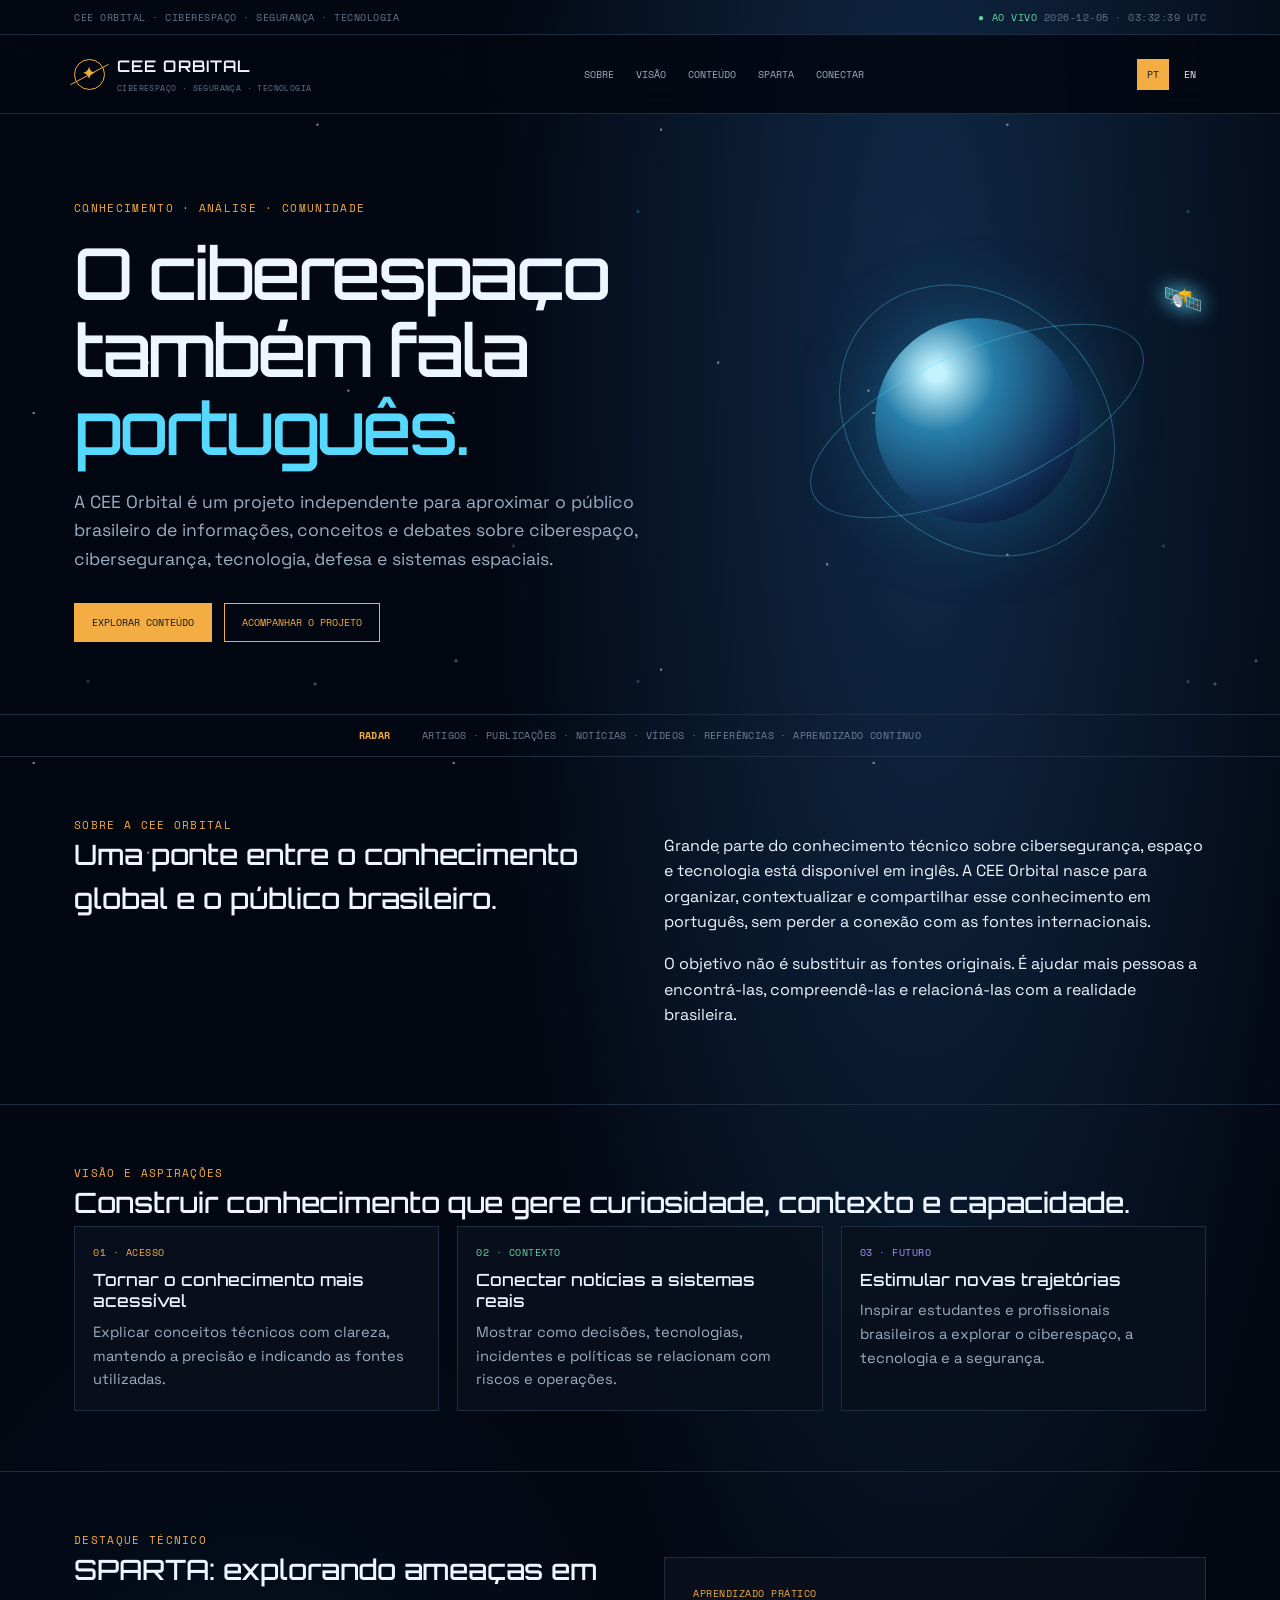
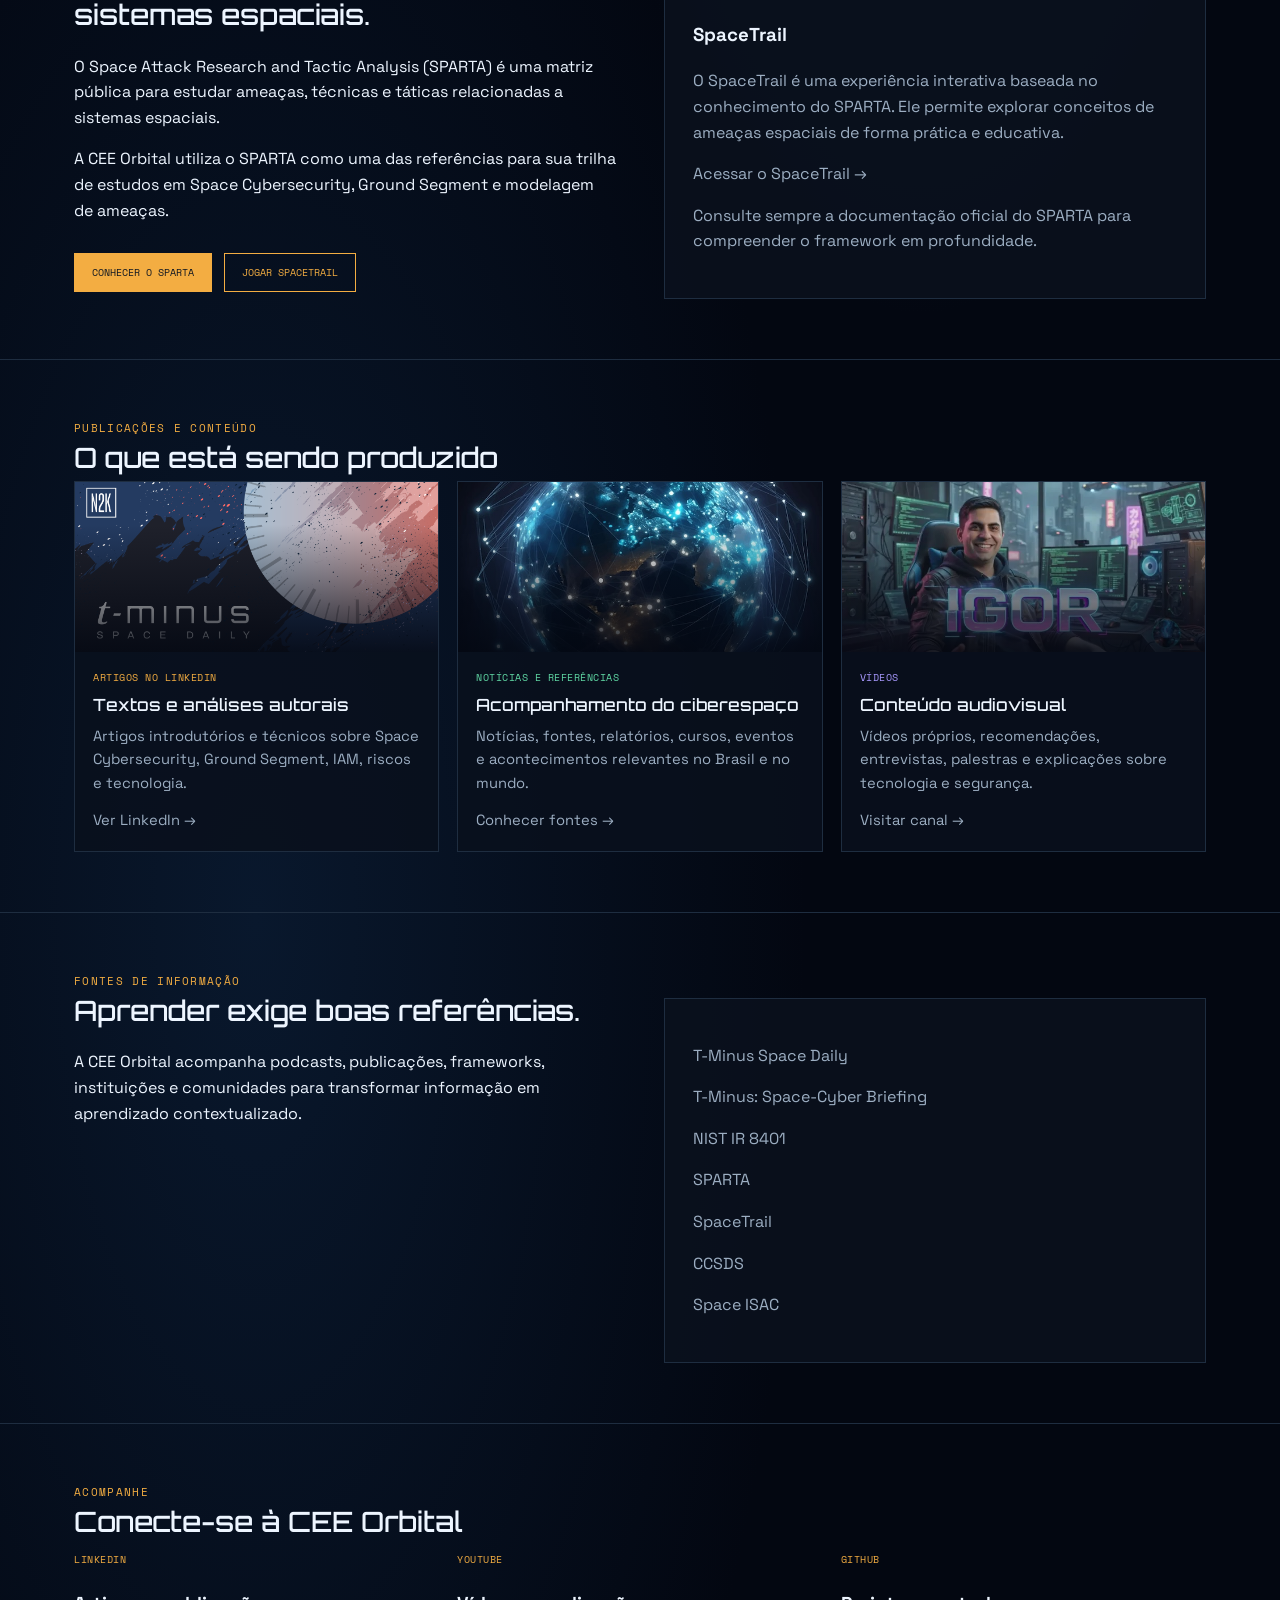
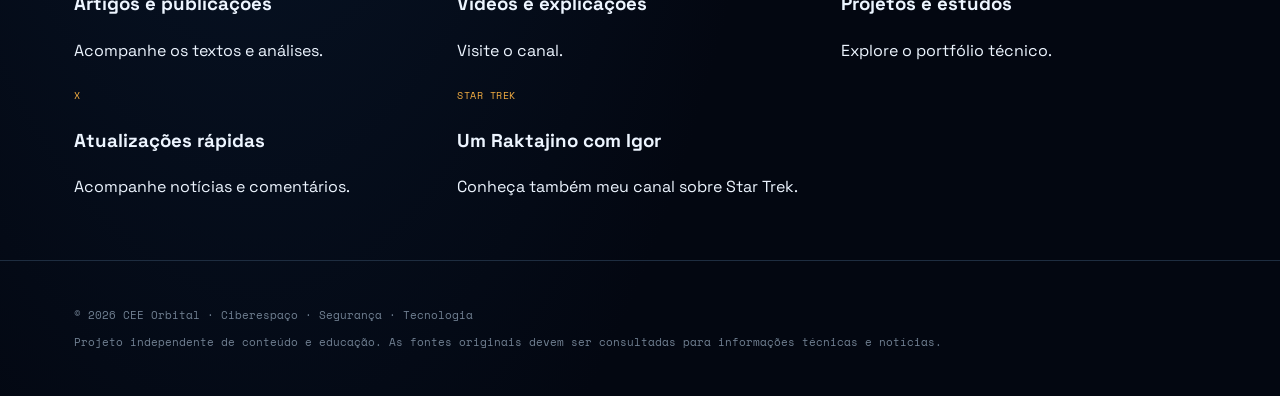
<file: index.html>
<!doctype html>
<html lang="pt-BR">
<head>
<meta charset="utf-8"><meta name="viewport" content="width=device-width,initial-scale=1">
<meta name="description" content="CEE Orbital — conhecimento, análise e conteúdo sobre ciberespaço, tecnologia e segurança.">
<title>CEE Orbital | Ciberespaço, Tecnologia e Segurança</title>
<link rel="stylesheet" href="css/style-stars.css">
</head>
<body>
<div class="topline"><div class="wrap"><span>CEE ORBITAL · CIBERESPAÇO · SEGURANÇA · TECNOLOGIA</span><span><span class="live">AO VIVO</span> <span data-utc-clock>0000-00-00 · 00:00:00 UTC</span></span></div></div>
<header class="nav"><div class="wrap navin"><a class="brand" href="index.html"><span class="brandmark">✦</span><span>CEE ORBITAL<small>CIBERESPAÇO · SEGURANÇA · TECNOLOGIA</small></span></a><nav class="navlinks"><a href="#sobre">Sobre</a><a href="#visao">Visão</a><a href="#conteudo">Conteúdo</a><a href="#sparta">SPARTA</a><a href="#conectar">Conectar</a></nav><div class="lang"><a class="active" href="index.html">PT</a><a href="en/index.html">EN</a></div></div></header>
<main>
<section class="hero" id="inicio"><div class="wrap hero-grid"><div><div class="eyebrow">Conhecimento · Análise · Comunidade</div><h1>O ciberespaço também fala <em>português.</em></h1><p class="lead">A CEE Orbital é um projeto independente para aproximar o público brasileiro de informações, conceitos e debates sobre ciberespaço, cibersegurança, tecnologia, defesa e sistemas espaciais.</p><div class="actions"><a class="btn primary" href="#conteudo">Explorar conteúdo</a><a class="btn" href="#conectar">Acompanhar o projeto</a></div></div><div class="orbital"><div class="planet"></div><div class="orbit"></div><div class="orbit two"></div><div class="satellite">🛰️</div></div></div></section>
<div class="ticker"><div class="wrap"><strong>RADAR</strong> ARTIGOS · PUBLICAÇÕES · NOTÍCIAS · VÍDEOS · REFERÊNCIAS · APRENDIZADO CONTÍNUO</div></div>
<section class="section" id="sobre"><div class="wrap layout-two"><div><div class="eyebrow">Sobre a CEE Orbital</div><h2>Uma ponte entre o conhecimento global e o público brasileiro.</h2></div><div><p class="lead">Grande parte do conhecimento técnico sobre cibersegurança, espaço e tecnologia está disponível em inglês. A CEE Orbital nasce para organizar, contextualizar e compartilhar esse conhecimento em português, sem perder a conexão com as fontes internacionais.</p><p class="lead">O objetivo não é substituir as fontes originais. É ajudar mais pessoas a encontrá-las, compreendê-las e relacioná-las com a realidade brasileira.</p></div></div></section>
<section class="section" id="visao"><div class="wrap"><div class="eyebrow">Visão e aspirações</div><h2>Construir conhecimento que gere curiosidade, contexto e capacidade.</h2><div class="cards"><article class="story"><div class="story-body"><div class="meta">01 · ACESSO</div><h3>Tornar o conhecimento mais acessível</h3><p>Explicar conceitos técnicos com clareza, mantendo a precisão e indicando as fontes utilizadas.</p></div></article><article class="story"><div class="story-body"><div class="meta" style="color:var(--green)">02 · CONTEXTO</div><h3>Conectar notícias a sistemas reais</h3><p>Mostrar como decisões, tecnologias, incidentes e políticas se relacionam com riscos e operações.</p></div></article><article class="story"><div class="story-body"><div class="meta" style="color:var(--violet)">03 · FUTURO</div><h3>Estimular novas trajetórias</h3><p>Inspirar estudantes e profissionais brasileiros a explorar o ciberespaço, a tecnologia e a segurança.</p></div></article></div></div></section>
<section class="section" id="sparta"><div class="wrap layout-two"><div><div class="eyebrow">Destaque técnico</div><h2>SPARTA: explorando ameaças em sistemas espaciais.</h2><p class="lead">O Space Attack Research and Tactic Analysis (SPARTA) é uma matriz pública para estudar ameaças, técnicas e táticas relacionadas a sistemas espaciais.</p><p class="lead">A CEE Orbital utiliza o SPARTA como uma das referências para sua trilha de estudos em Space Cybersecurity, Ground Segment e modelagem de ameaças.</p><div class="actions"><a class="btn primary" href="https://sparta.aerospace.org/" target="_blank" rel="noopener">Conhecer o SPARTA</a><a class="btn" href="https://sparta.aerospace.org/spacetrail/" target="_blank" rel="noopener">Jogar SpaceTrail</a></div></div><div class="article"><div class="meta">APRENDIZADO PRÁTICO</div><h3>SpaceTrail</h3><p>O SpaceTrail é uma experiência interativa baseada no conhecimento do SPARTA. Ele permite explorar conceitos de ameaças espaciais de forma prática e educativa.</p><p><a href="https://sparta.aerospace.org/spacetrail/" target="_blank" rel="noopener">Acessar o SpaceTrail →</a></p><p class="small">Consulte sempre a documentação oficial do SPARTA para compreender o framework em profundidade.</p></div></div></section>
<section class="section" id="conteudo"><div class="wrap"><div class="eyebrow">Publicações e conteúdo</div><h2>O que está sendo produzido</h2><div class="cards"><article class="story"><div class="story-img" style="background-image:url('assets/ground-station.jpg')"></div><div class="story-body"><div class="meta">ARTIGOS NO LINKEDIN</div><h3>Textos e análises autorais</h3><p>Artigos introdutórios e técnicos sobre Space Cybersecurity, Ground Segment, IAM, riscos e tecnologia.</p><p style="margin-top:14px"><a href="https://www.linkedin.com/in/l0cu70s/" target="_blank" rel="noopener">Ver LinkedIn →</a></p></div></article><article class="story"><div class="story-img" style="background-image:url('assets/orbit-network.jpg')"></div><div class="story-body"><div class="meta" style="color:var(--green)">NOTÍCIAS E REFERÊNCIAS</div><h3>Acompanhamento do ciberespaço</h3><p>Notícias, fontes, relatórios, cursos, eventos e acontecimentos relevantes no Brasil e no mundo.</p><p style="margin-top:14px"><a href="#fontes">Conhecer fontes →</a></p></div></article><article class="story"><div class="story-img" style="background-image:url('assets/satellite-video.jpg')"></div><div class="story-body"><div class="meta" style="color:var(--violet)">VÍDEOS</div><h3>Conteúdo audiovisual</h3><p>Vídeos próprios, recomendações, entrevistas, palestras e explicações sobre tecnologia e segurança.</p><p style="margin-top:14px"><a href="https://www.youtube.com/@IgorDocendoDiscimus" target="_blank" rel="noopener">Visitar canal →</a></p></div></article></div></div></section>
<section class="section" id="fontes"><div class="wrap layout-two"><div><div class="eyebrow">Fontes de informação</div><h2>Aprender exige boas referências.</h2><p class="lead">A CEE Orbital acompanha podcasts, publicações, frameworks, instituições e comunidades para transformar informação em aprendizado contextualizado.</p></div><div class="article"><p><a href="https://space.n2k.com/podcasts/t-minus" target="_blank" rel="noopener">T-Minus Space Daily</a></p><p><a href="https://thecyberwire.com/podcasts/tminus-space-cyber-briefing" target="_blank" rel="noopener">T-Minus: Space-Cyber Briefing</a></p><p><a href="https://csrc.nist.gov/pubs/ir/8401/final" target="_blank" rel="noopener">NIST IR 8401</a></p><p><a href="https://sparta.aerospace.org/" target="_blank" rel="noopener">SPARTA</a></p><p><a href="https://sparta.aerospace.org/spacetrail/" target="_blank" rel="noopener">SpaceTrail</a></p><p><a href="https://ccsds.org/" target="_blank" rel="noopener">CCSDS</a></p><p><a href="https://spaceisac.org/resources/" target="_blank" rel="noopener">Space ISAC</a></p></div></div></section>
<section class="section" id="conectar"><div class="wrap"><div class="eyebrow">Acompanhe</div><h2>Conecte-se à CEE Orbital</h2><div class="cards"><a class="card" href="https://www.linkedin.com/in/l0cu70s/" target="_blank" rel="noopener"><span class="meta">LINKEDIN</span><h3>Artigos e publicações</h3><span>Acompanhe os textos e análises.</span></a><a class="card" href="https://www.youtube.com/@IgorDocendoDiscimus" target="_blank" rel="noopener"><span class="meta">YOUTUBE</span><h3>Vídeos e explicações</h3><span>Visite o canal.</span></a><a class="card" href="https://github.com/L0CU70S/" target="_blank" rel="noopener"><span class="meta">GITHUB</span><h3>Projetos e estudos</h3><span>Explore o portfólio técnico.</span></a><a class="card" href="https://x.com/L0CU70S" target="_blank" rel="noopener"><span class="meta">X</span><h3>Atualizações rápidas</h3><span>Acompanhe notícias e comentários.</span></a><a class="card" href="https://www.youtube.com/@UmRaktajinoComIgor" target="_blank" rel="noopener"><span class="meta">STAR TREK</span><h3>Um Raktajino com Igor</h3><span>Conheça também meu canal sobre Star Trek.</span></a></div></div></section>
</main><footer class="footer"><div class="wrap"><p>© 2026 CEE Orbital · Ciberespaço · Segurança · Tecnologia</p><p>Projeto independente de conteúdo e educação. As fontes originais devem ser consultadas para informações técnicas e notícias.</p></div></footer>
<script src="js/clock-script.js"></script>
</body></html>
</file>
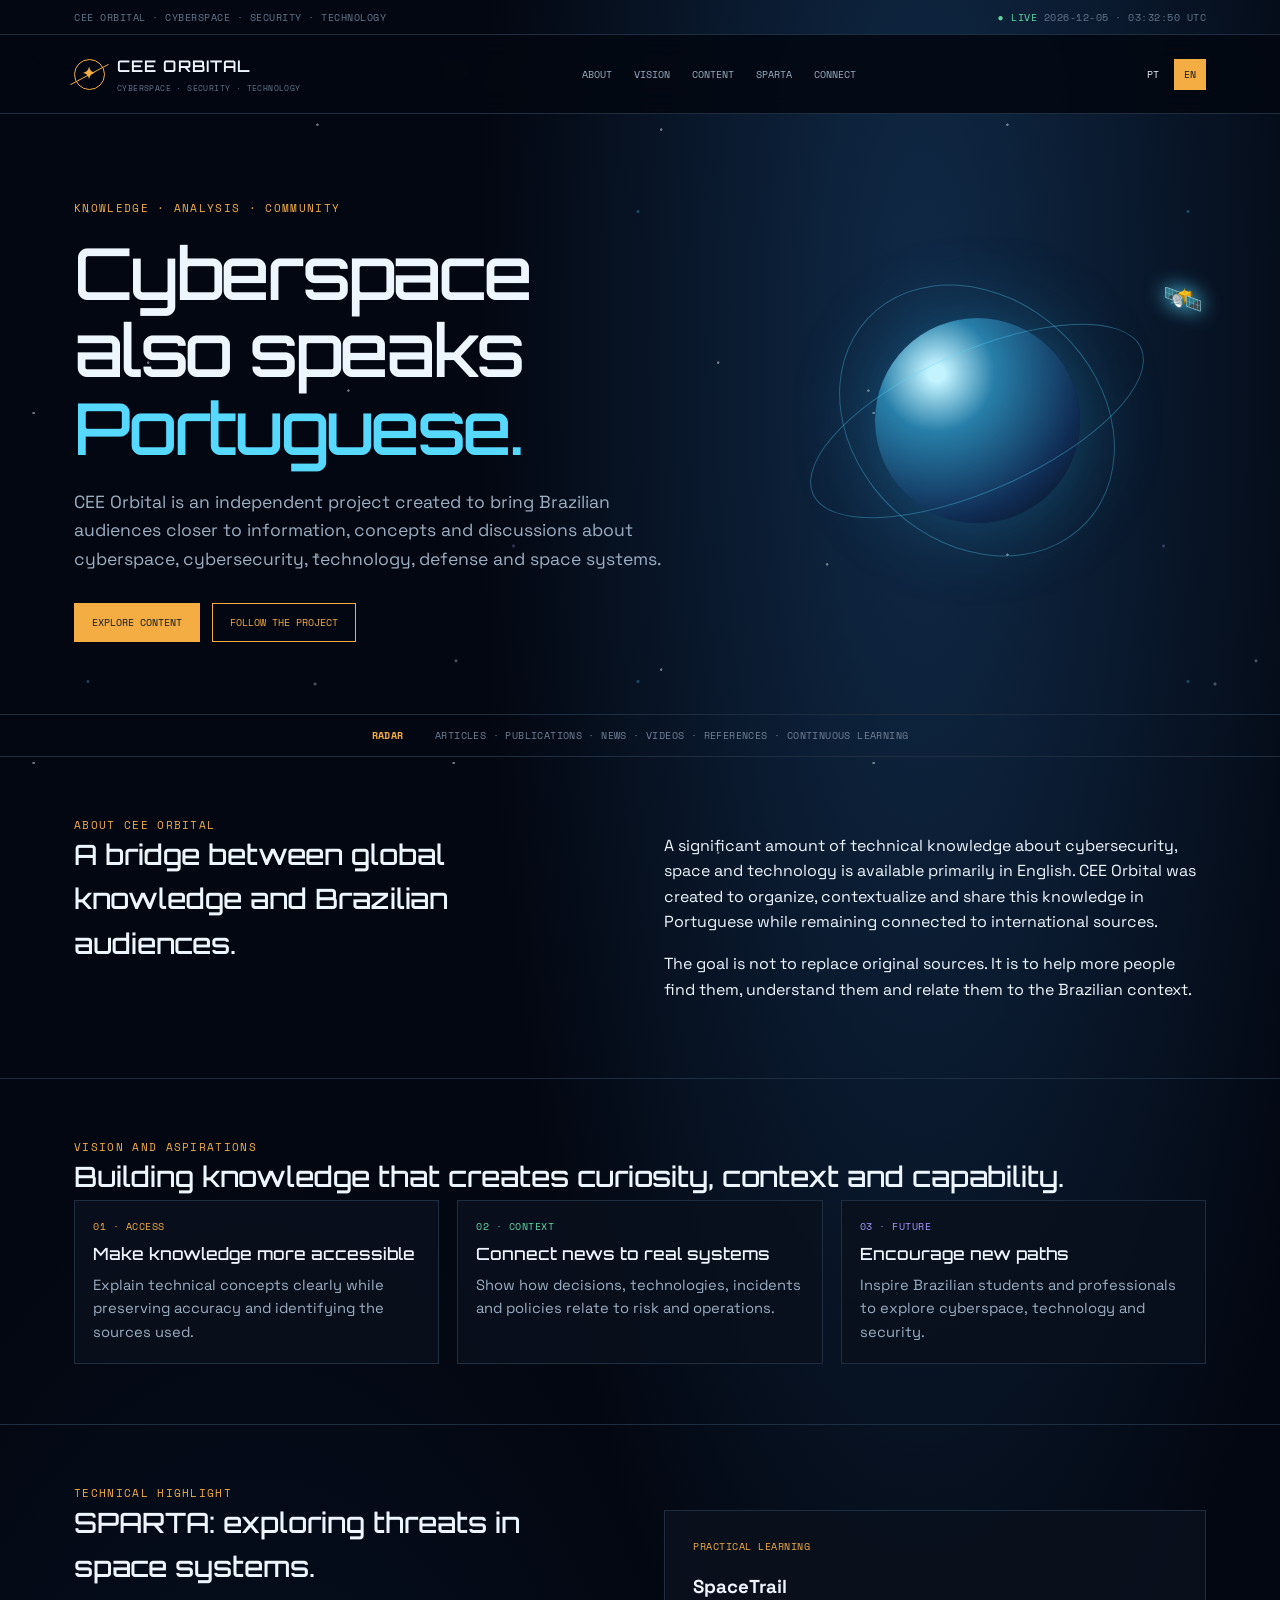
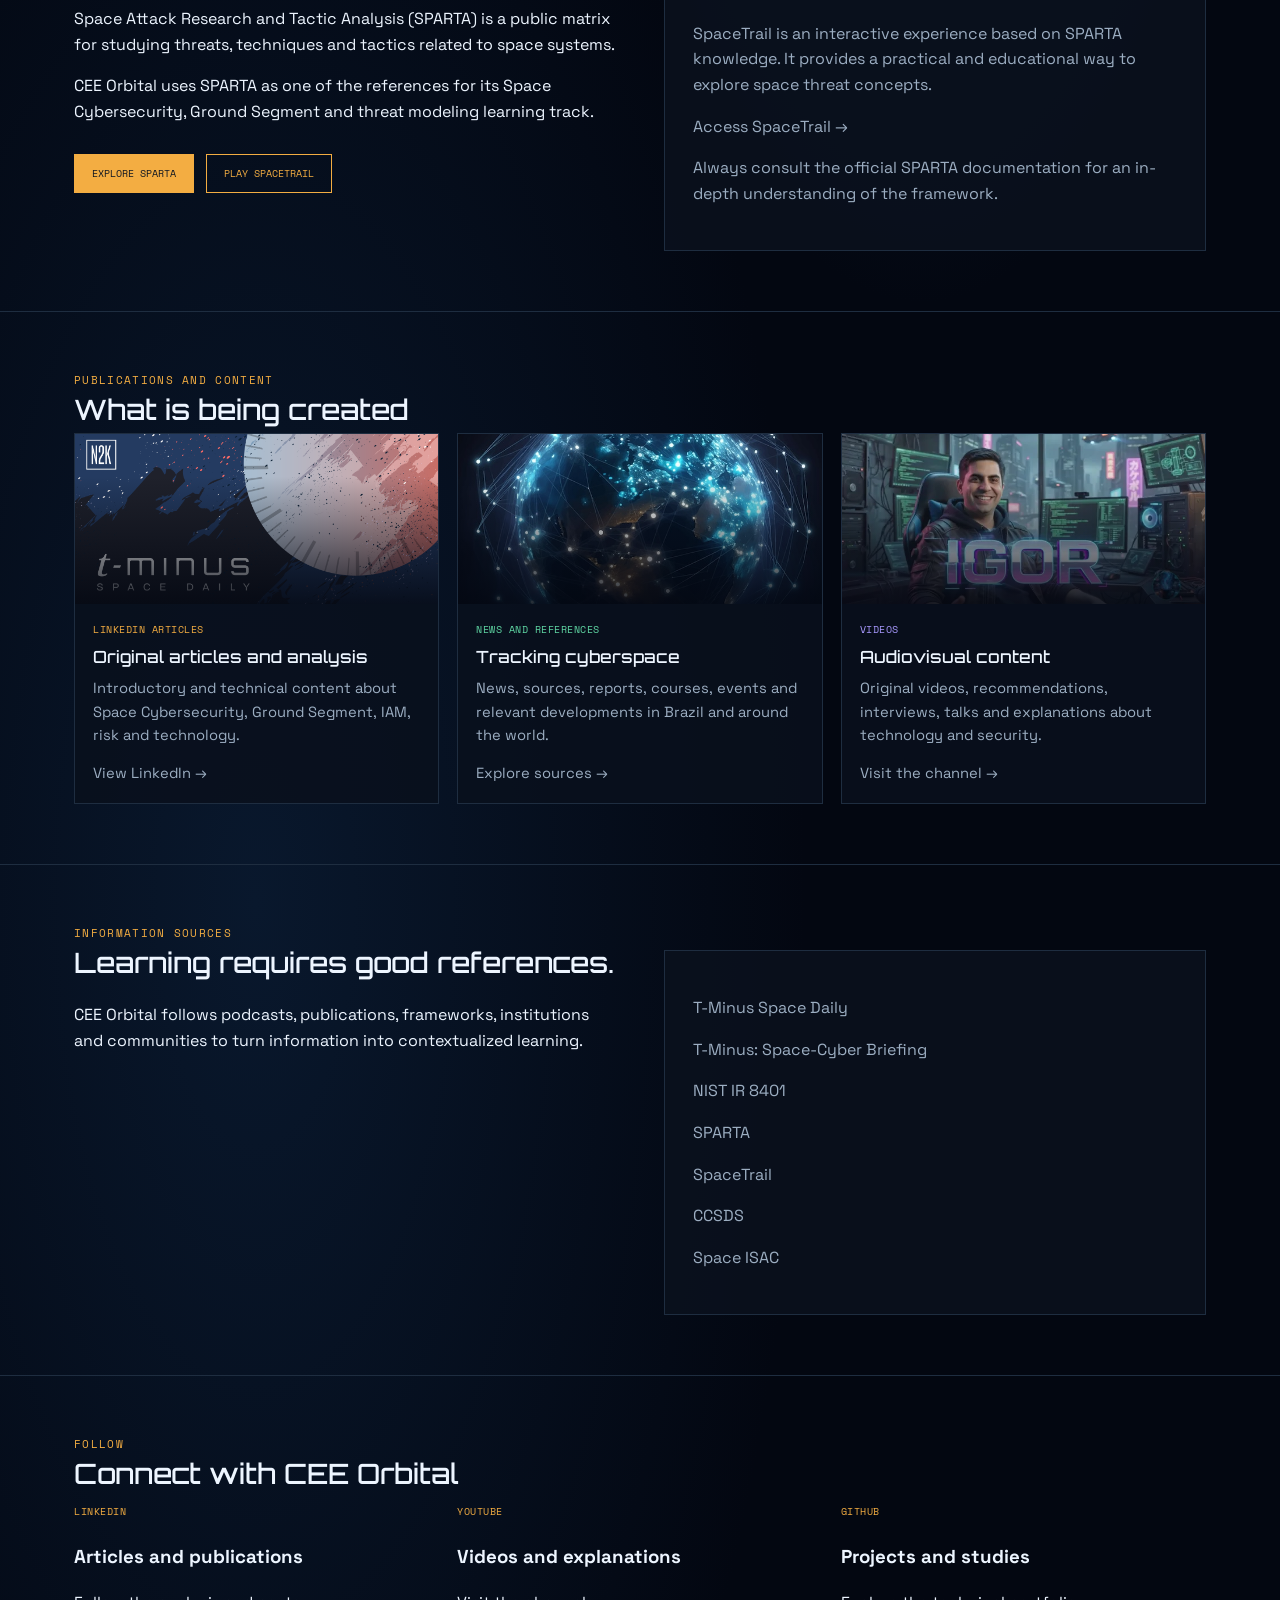
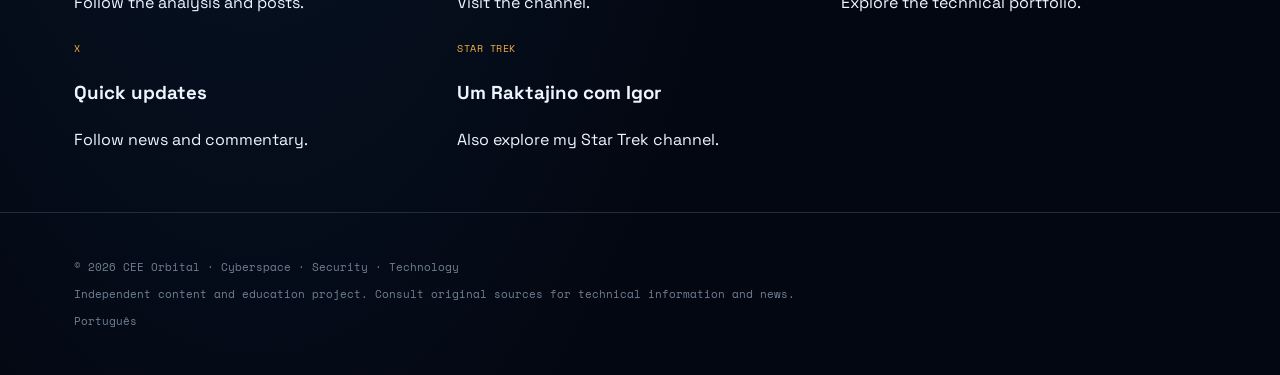
<file: en/index.html>
<!doctype html>
<html lang="en">
<head>
<meta charset="utf-8"><meta name="viewport" content="width=device-width,initial-scale=1">
<meta name="description" content="CEE Orbital — knowledge, analysis and content about cyberspace, technology and security.">
<title>CEE Orbital | Cyberspace, Technology and Security</title>
<link rel="stylesheet" href="../css/style-stars.css">
</head>
<body>
<div class="topline"><div class="wrap"><span>CEE ORBITAL · CYBERSPACE · SECURITY · TECHNOLOGY</span><span><span class="live">LIVE</span> <span data-utc-clock>0000-00-00 · 00:00:00 UTC</span></span></div></div>
<header class="nav"><div class="wrap navin"><a class="brand" href="index.html"><span class="brandmark">✦</span><span>CEE ORBITAL<small>CYBERSPACE · SECURITY · TECHNOLOGY</small></span></a><nav class="navlinks"><a href="#about">About</a><a href="#vision">Vision</a><a href="#content">Content</a><a href="#sparta">SPARTA</a><a href="#connect">Connect</a></nav><div class="lang"><a href="../index.html">PT</a><a class="active" href="index.html">EN</a></div></div></header>
<main>
<section class="hero" id="home"><div class="wrap hero-grid"><div><div class="eyebrow">Knowledge · Analysis · Community</div><h1>Cyberspace also speaks <em>Portuguese.</em></h1><p class="lead">CEE Orbital is an independent project created to bring Brazilian audiences closer to information, concepts and discussions about cyberspace, cybersecurity, technology, defense and space systems.</p><div class="actions"><a class="btn primary" href="#content">Explore content</a><a class="btn" href="#connect">Follow the project</a></div></div><div class="orbital"><div class="planet"></div><div class="orbit"></div><div class="orbit two"></div><div class="satellite">🛰️</div></div></div></section>
<div class="ticker"><div class="wrap"><strong>RADAR</strong> ARTICLES · PUBLICATIONS · NEWS · VIDEOS · REFERENCES · CONTINUOUS LEARNING</div></div>
<section class="section" id="about"><div class="wrap layout-two"><div><div class="eyebrow">About CEE Orbital</div><h2>A bridge between global knowledge and Brazilian audiences.</h2></div><div><p class="lead">A significant amount of technical knowledge about cybersecurity, space and technology is available primarily in English. CEE Orbital was created to organize, contextualize and share this knowledge in Portuguese while remaining connected to international sources.</p><p class="lead">The goal is not to replace original sources. It is to help more people find them, understand them and relate them to the Brazilian context.</p></div></div></section>
<section class="section" id="vision"><div class="wrap"><div class="eyebrow">Vision and aspirations</div><h2>Building knowledge that creates curiosity, context and capability.</h2><div class="cards"><article class="story"><div class="story-body"><div class="meta">01 · ACCESS</div><h3>Make knowledge more accessible</h3><p>Explain technical concepts clearly while preserving accuracy and identifying the sources used.</p></div></article><article class="story"><div class="story-body"><div class="meta" style="color:var(--green)">02 · CONTEXT</div><h3>Connect news to real systems</h3><p>Show how decisions, technologies, incidents and policies relate to risk and operations.</p></div></article><article class="story"><div class="story-body"><div class="meta" style="color:var(--violet)">03 · FUTURE</div><h3>Encourage new paths</h3><p>Inspire Brazilian students and professionals to explore cyberspace, technology and security.</p></div></article></div></div></section>
<section class="section" id="sparta"><div class="wrap layout-two"><div><div class="eyebrow">Technical highlight</div><h2>SPARTA: exploring threats in space systems.</h2><p class="lead">Space Attack Research and Tactic Analysis (SPARTA) is a public matrix for studying threats, techniques and tactics related to space systems.</p><p class="lead">CEE Orbital uses SPARTA as one of the references for its Space Cybersecurity, Ground Segment and threat modeling learning track.</p><div class="actions"><a class="btn primary" href="https://sparta.aerospace.org/" target="_blank" rel="noopener">Explore SPARTA</a><a class="btn" href="https://sparta.aerospace.org/spacetrail/" target="_blank" rel="noopener">Play SpaceTrail</a></div></div><div class="article"><div class="meta">PRACTICAL LEARNING</div><h3>SpaceTrail</h3><p>SpaceTrail is an interactive experience based on SPARTA knowledge. It provides a practical and educational way to explore space threat concepts.</p><p><a href="https://sparta.aerospace.org/spacetrail/" target="_blank" rel="noopener">Access SpaceTrail →</a></p><p class="small">Always consult the official SPARTA documentation for an in-depth understanding of the framework.</p></div></div></section>
<section class="section" id="content"><div class="wrap"><div class="eyebrow">Publications and content</div><h2>What is being created</h2><div class="cards"><article class="story"><div class="story-img" style="background-image:url('../assets/ground-station.jpg')"></div><div class="story-body"><div class="meta">LINKEDIN ARTICLES</div><h3>Original articles and analysis</h3><p>Introductory and technical content about Space Cybersecurity, Ground Segment, IAM, risk and technology.</p><p style="margin-top:14px"><a href="https://www.linkedin.com/in/l0cu70s/" target="_blank" rel="noopener">View LinkedIn →</a></p></div></article><article class="story"><div class="story-img" style="background-image:url('../assets/orbit-network.jpg')"></div><div class="story-body"><div class="meta" style="color:var(--green)">NEWS AND REFERENCES</div><h3>Tracking cyberspace</h3><p>News, sources, reports, courses, events and relevant developments in Brazil and around the world.</p><p style="margin-top:14px"><a href="#sources">Explore sources →</a></p></div></article><article class="story"><div class="story-img" style="background-image:url('../assets/satellite-video.jpg')"></div><div class="story-body"><div class="meta" style="color:var(--violet)">VIDEOS</div><h3>Audiovisual content</h3><p>Original videos, recommendations, interviews, talks and explanations about technology and security.</p><p style="margin-top:14px"><a href="https://www.youtube.com/@IgorDocendoDiscimus" target="_blank" rel="noopener">Visit the channel →</a></p></div></article></div></div></section>
<section class="section" id="sources"><div class="wrap layout-two"><div><div class="eyebrow">Information sources</div><h2>Learning requires good references.</h2><p class="lead">CEE Orbital follows podcasts, publications, frameworks, institutions and communities to turn information into contextualized learning.</p></div><div class="article"><p><a href="https://space.n2k.com/podcasts/t-minus" target="_blank" rel="noopener">T-Minus Space Daily</a></p><p><a href="https://thecyberwire.com/podcasts/tminus-space-cyber-briefing" target="_blank" rel="noopener">T-Minus: Space-Cyber Briefing</a></p><p><a href="https://csrc.nist.gov/pubs/ir/8401/final" target="_blank" rel="noopener">NIST IR 8401</a></p><p><a href="https://sparta.aerospace.org/" target="_blank" rel="noopener">SPARTA</a></p><p><a href="https://sparta.aerospace.org/spacetrail/" target="_blank" rel="noopener">SpaceTrail</a></p><p><a href="https://ccsds.org/" target="_blank" rel="noopener">CCSDS</a></p><p><a href="https://spaceisac.org/resources/" target="_blank" rel="noopener">Space ISAC</a></p></div></div></section>
<section class="section" id="connect"><div class="wrap"><div class="eyebrow">Follow</div><h2>Connect with CEE Orbital</h2><div class="cards"><a class="card" href="https://www.linkedin.com/in/l0cu70s/" target="_blank" rel="noopener"><span class="meta">LINKEDIN</span><h3>Articles and publications</h3><span>Follow the analysis and posts.</span></a><a class="card" href="https://www.youtube.com/@IgorDocendoDiscimus" target="_blank" rel="noopener"><span class="meta">YOUTUBE</span><h3>Videos and explanations</h3><span>Visit the channel.</span></a><a class="card" href="https://github.com/L0CU70S/" target="_blank" rel="noopener"><span class="meta">GITHUB</span><h3>Projects and studies</h3><span>Explore the technical portfolio.</span></a><a class="card" href="https://x.com/L0CU70S" target="_blank" rel="noopener"><span class="meta">X</span><h3>Quick updates</h3><span>Follow news and commentary.</span></a><a class="card" href="https://www.youtube.com/@UmRaktajinoComIgor" target="_blank" rel="noopener"><span class="meta">STAR TREK</span><h3>Um Raktajino com Igor</h3><span>Also explore my Star Trek channel.</span></a></div></div></section>
</main><footer class="footer"><div class="wrap"><p>© 2026 CEE Orbital · Cyberspace · Security · Technology</p><p>Independent content and education project. Consult original sources for technical information and news.</p><p><a href="../index.html">Português</a></p></div></footer>
<script src="../js/clock-script.js"></script>
</body></html>
</file>
<file: css/style-stars.css>
@import url('https://fonts.googleapis.com/css2?family=Orbitron:wght@400;500;600;700&family=Space+Grotesk:wght@400;500;600;700&family=Space+Mono:wght@400;700&display=swap');
:root{--bg:#030711;--surface:#0a111d;--surface2:#101a2a;--text:#edf5ff;--muted:#9caec2;--cyan:#57d9ff;--orange:#f3ad42;--violet:#a899ff;--green:#60d9a5;--line:#1e2d40;--max:1180px}*{box-sizing:border-box}html{scroll-behavior:smooth}body{margin:0;background:radial-gradient(ellipse at 72% 10%,#102a48 0,transparent 34%),radial-gradient(ellipse at 20% 70%,#09182d 0,transparent 38%),var(--bg);color:var(--text);font-family:'Space Grotesk',Arial,sans-serif;line-height:1.6;position:relative;overflow-x:hidden}body:before,body:after{content:"";position:fixed;inset:0;pointer-events:none;z-index:-1;background-image:radial-gradient(circle at 8% 18%,#fff 0 1px,transparent 1.5px),radial-gradient(circle at 26% 74%,#fff 0 1px,transparent 1.5px),radial-gradient(circle at 46% 29%,#fff 0 1px,transparent 1.5px),radial-gradient(circle at 67% 63%,#fff 0 1px,transparent 1.5px),radial-gradient(circle at 87% 24%,#fff 0 1px,transparent 1.5px),radial-gradient(circle at 94% 83%,#fff 0 1px,transparent 1.5px);background-size:420px 350px,570px 490px,690px 430px,520px 620px,760px 540px,880px 680px;opacity:.42;animation:drift 30s linear infinite}body:after{background-image:radial-gradient(circle at 16% 45%,var(--cyan) 0 1px,transparent 2px),radial-gradient(circle at 57% 12%,#fff 0 1px,transparent 2px),radial-gradient(circle at 79% 78%,var(--violet) 0 1px,transparent 2px),radial-gradient(circle at 35% 90%,#fff 0 1px,transparent 2px);background-size:550px 470px,800px 590px,650px 700px,900px 760px;opacity:.28;animation:twinkle 4s ease-in-out infinite alternate}@keyframes twinkle{0%{opacity:.16;filter:brightness(.7)}50%{opacity:.42;filter:brightness(1.7)}100%{opacity:.22;filter:brightness(1)}}@keyframes drift{from{transform:translateY(0)}to{transform:translateY(-35px)}}a{color:inherit;text-decoration:none}a:hover{color:var(--cyan)}.wrap{max-width:var(--max);margin:auto;padding:0 24px}.topline{border-bottom:1px solid var(--line);color:#65778c;font:10px 'Space Mono',monospace;letter-spacing:.05em}.topline .wrap{height:34px;display:flex;justify-content:space-between;align-items:center}.live{color:var(--green)}.live:before{content:'●';margin-right:7px}.nav{border-bottom:1px solid var(--line);background:#030711dd;backdrop-filter:blur(14px);position:sticky;top:0;z-index:10}.navin{min-height:78px;display:flex;align-items:center;justify-content:space-between}.brand{display:flex;align-items:center;gap:12px;font-family:'Orbitron',sans-serif;font-size:1rem;font-weight:600;letter-spacing:.07em}.brandmark{width:31px;height:31px;border:1px solid var(--orange);border-radius:50%;display:grid;place-items:center;color:var(--orange);position:relative}.brandmark:after{content:"";width:43px;height:1px;background:var(--orange);position:absolute;transform:rotate(-28deg)}.brand small{display:block;font:8px 'Space Mono',monospace;color:#65778c;letter-spacing:.05em;margin-top:2px}.navlinks{display:flex;gap:22px;align-items:center;font:10px 'Space Mono',monospace;color:#9caec2;text-transform:uppercase}.navlinks a.active{color:var(--orange)}.lang{display:flex;gap:5px;font:10px 'Space Mono',monospace}.lang a{padding:7px 9px;border:1px solid transparent}.lang a.active{background:var(--orange);color:#111722}.hero{padding:86px 0 72px;position:relative}.hero-grid{display:grid;grid-template-columns:1.15fr .85fr;gap:55px;align-items:center}.eyebrow{color:var(--orange);font:11px 'Space Mono',monospace;letter-spacing:.12em;text-transform:uppercase}.hero h1{font-family:'Orbitron',sans-serif;font-size:clamp(2.35rem,5.6vw,5rem);font-weight:500;line-height:1.08;letter-spacing:-.045em;margin:18px 0 22px;max-width:800px}.hero h1 em{font-style:normal;color:var(--cyan)}.hero .lead{font-size:1.1rem;color:var(--muted);max-width:690px}.actions{display:flex;gap:12px;margin-top:30px;flex-wrap:wrap}.btn{border:1px solid var(--orange);padding:11px 17px;color:var(--orange);font:10px 'Space Mono',monospace;text-transform:uppercase}.btn.primary{background:var(--orange);color:#101722}.btn:hover{background:#ffc263;color:#101722}.orbital{min-height:350px;position:relative;display:grid;place-items:center}.planet{width:205px;height:205px;border-radius:50%;background:radial-gradient(circle at 30% 27%,#c2f3ff 0 4%,#277fa9 28%,#102c54 70%,#050a12 100%);box-shadow:0 0 80px #2399ce66}.orbit{position:absolute;border:1px solid #57d9ff55;border-radius:50%;width:360px;height:140px;transform:rotate(-24deg)}.orbit.two{width:300px;height:245px;transform:rotate(43deg)}.satellite{position:absolute;top:28px;right:3px;font-size:2rem;filter:drop-shadow(0 0 10px var(--cyan))}.ticker{border-top:1px solid var(--line);border-bottom:1px solid var(--line);min-height:43px;display:flex;align-items:center;overflow:hidden;white-space:nowrap;color:#718196;font:10px 'Space Mono',monospace;letter-spacing:.04em}.ticker strong{color:var(--orange);margin-right:25px}.section{padding:60px 0;border-bottom:1px solid var(--line)}.section-head{display:flex;align-items:end;justify-content:space-between;margin-bottom:24px}.section h2{font-family:'Orbitron',sans-serif;font-size:1.75rem;font-weight:500;margin:0}.section-link{font:10px 'Space Mono',monospace;color:var(--orange);text-transform:uppercase}.cards{display:grid;grid-template-columns:repeat(3,1fr);gap:18px}.story{background:rgba(10,17,29,.87);border:1px solid var(--line);transition:.2s;overflow:hidden}.story:hover{border-color:#5d7186;transform:translateY(-2px);box-shadow:0 12px 30px #0008}.story-img{height:170px;background-size:cover;background-position:center;position:relative}.story-img:after{content:"";position:absolute;inset:0;background:linear-gradient(transparent 25%,#030711d9)}.story-body{padding:18px}.meta{font:10px 'Space Mono',monospace;color:var(--orange);text-transform:uppercase;letter-spacing:.05em}.story h3{font-family:'Orbitron',sans-serif;font-size:1.05rem;font-weight:500;line-height:1.3;margin:9px 0}.story p{color:var(--muted);font-size:.92rem;margin:0}.layout-two{display:grid;grid-template-columns:1fr 1fr;gap:48px}.events{list-style:none;margin:0;padding:0}.event{display:grid;grid-template-columns:58px 1fr;gap:18px;padding:15px 0;border-bottom:1px solid var(--line)}.date{font:22px 'Space Mono',monospace;color:#aeb8c7}.date small{display:block;font-size:10px;color:var(--orange)}.event h3{margin:0;font-size:1rem}.event p{margin:2px 0 0;color:#748396;font:10px 'Space Mono',monospace;text-transform:uppercase}.tracks{display:grid;grid-template-columns:1fr 1fr;gap:15px}.track{padding:21px;background:rgba(10,17,29,.87);border:1px solid var(--line)}.track span{font:10px 'Space Mono',monospace;color:var(--green);text-transform:uppercase}.track h3{font-family:'Orbitron',sans-serif;font-size:1rem;font-weight:500;margin:10px 0 4px}.track p{color:var(--muted);margin:0;font-size:.9rem}.video .story-img{height:160px}.play{position:absolute;z-index:1;left:50%;top:50%;transform:translate(-50%,-50%);width:47px;height:47px;border:1px solid var(--orange);border-radius:50%;display:grid;place-items:center;color:var(--orange);background:#030711bb}.footer{padding:35px 0;color:#718092;font:11px 'Space Mono',monospace}.page{padding:70px 0}.page h1{font-family:'Orbitron',sans-serif;font-size:3.3rem;font-weight:500;margin:15px 0}.article{max-width:820px;background:rgba(10,17,29,.9);border:1px solid var(--line);padding:28px;margin-top:25px}.article h2{font-family:'Orbitron',sans-serif;font-weight:500;font-size:1.7rem}.article p,.article li{color:var(--muted)}@media(max-width:800px){.topline{display:none}.navin{display:block;padding-top:17px;padding-bottom:17px}.navlinks{margin-top:15px;gap:13px;flex-wrap:wrap}.lang{position:absolute;right:24px;top:18px}.hero-grid,.layout-two{grid-template-columns:1fr}.orbital{min-height:260px}.cards{grid-template-columns:1fr}.tracks{grid-template-columns:1fr}.hero h1{font-size:2.7rem}.section-head{display:block}.section-link{display:inline-block;margin-top:10px}}
</file>
